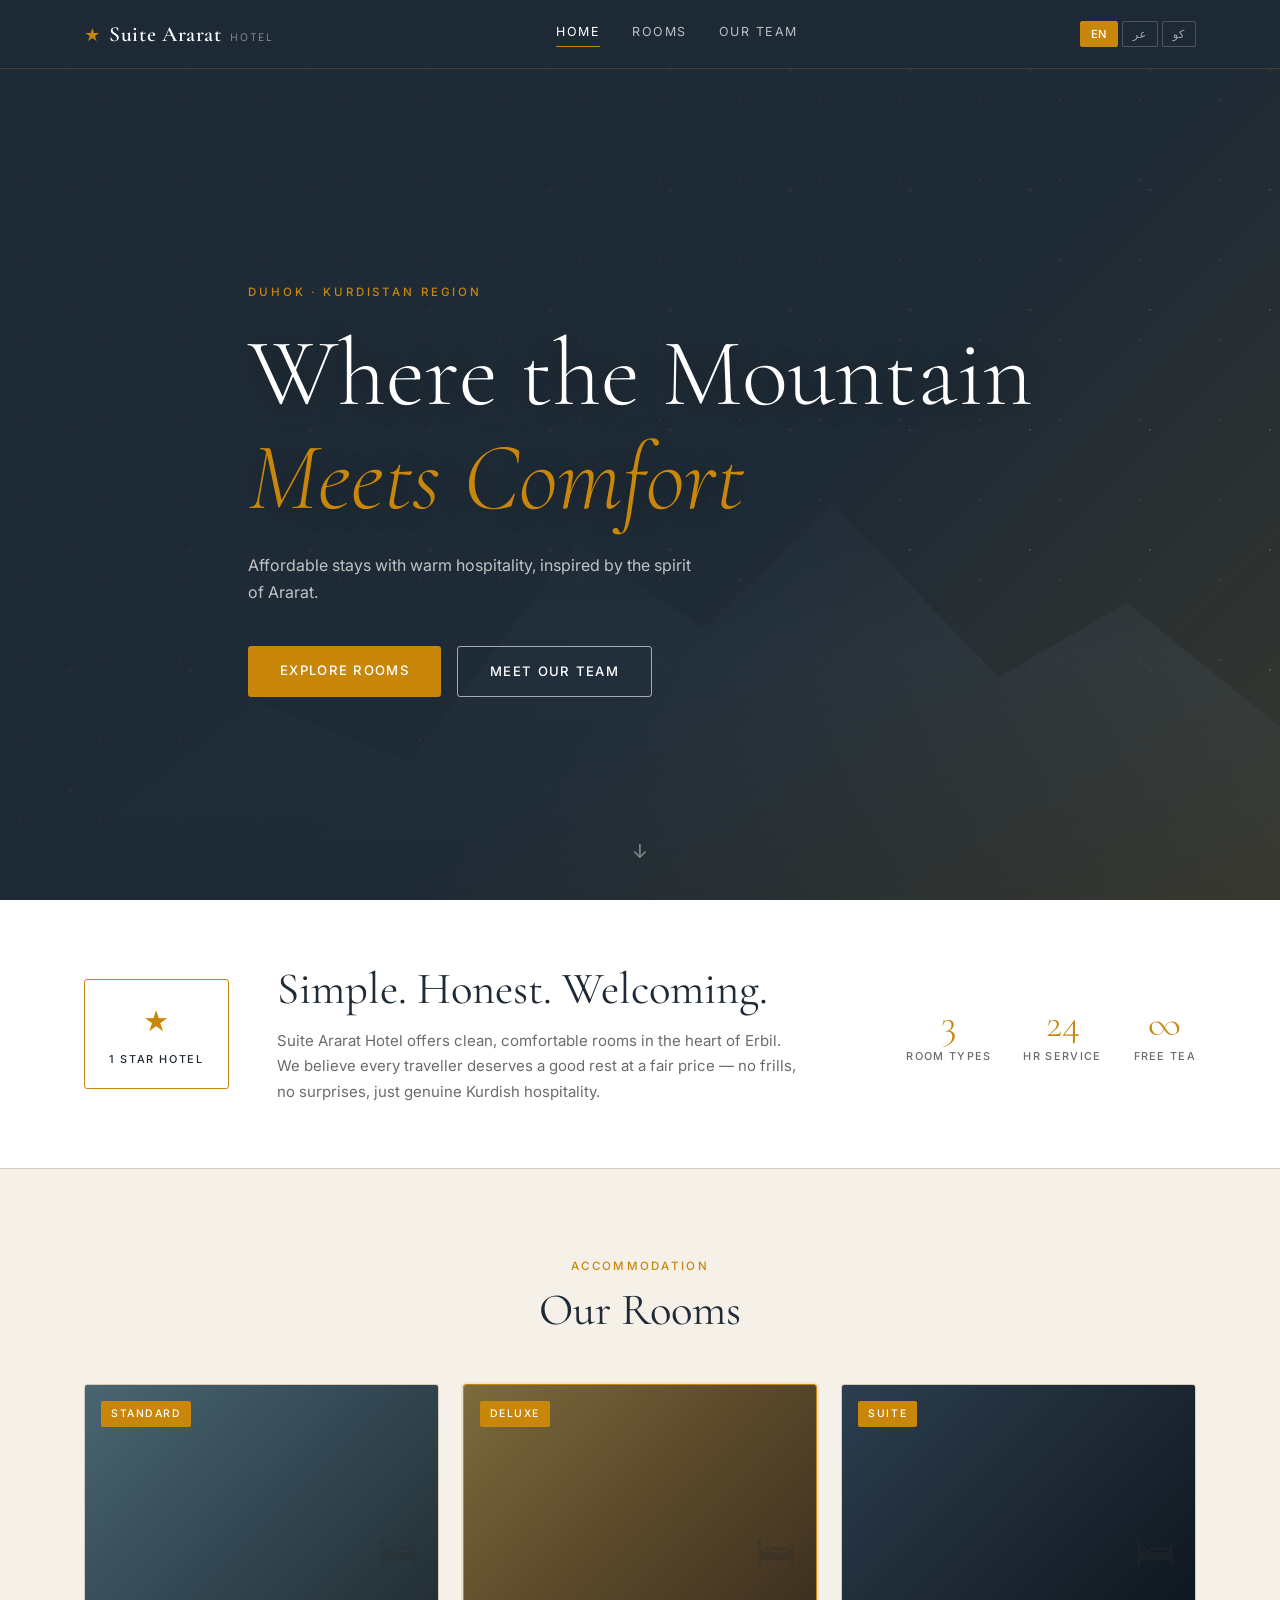
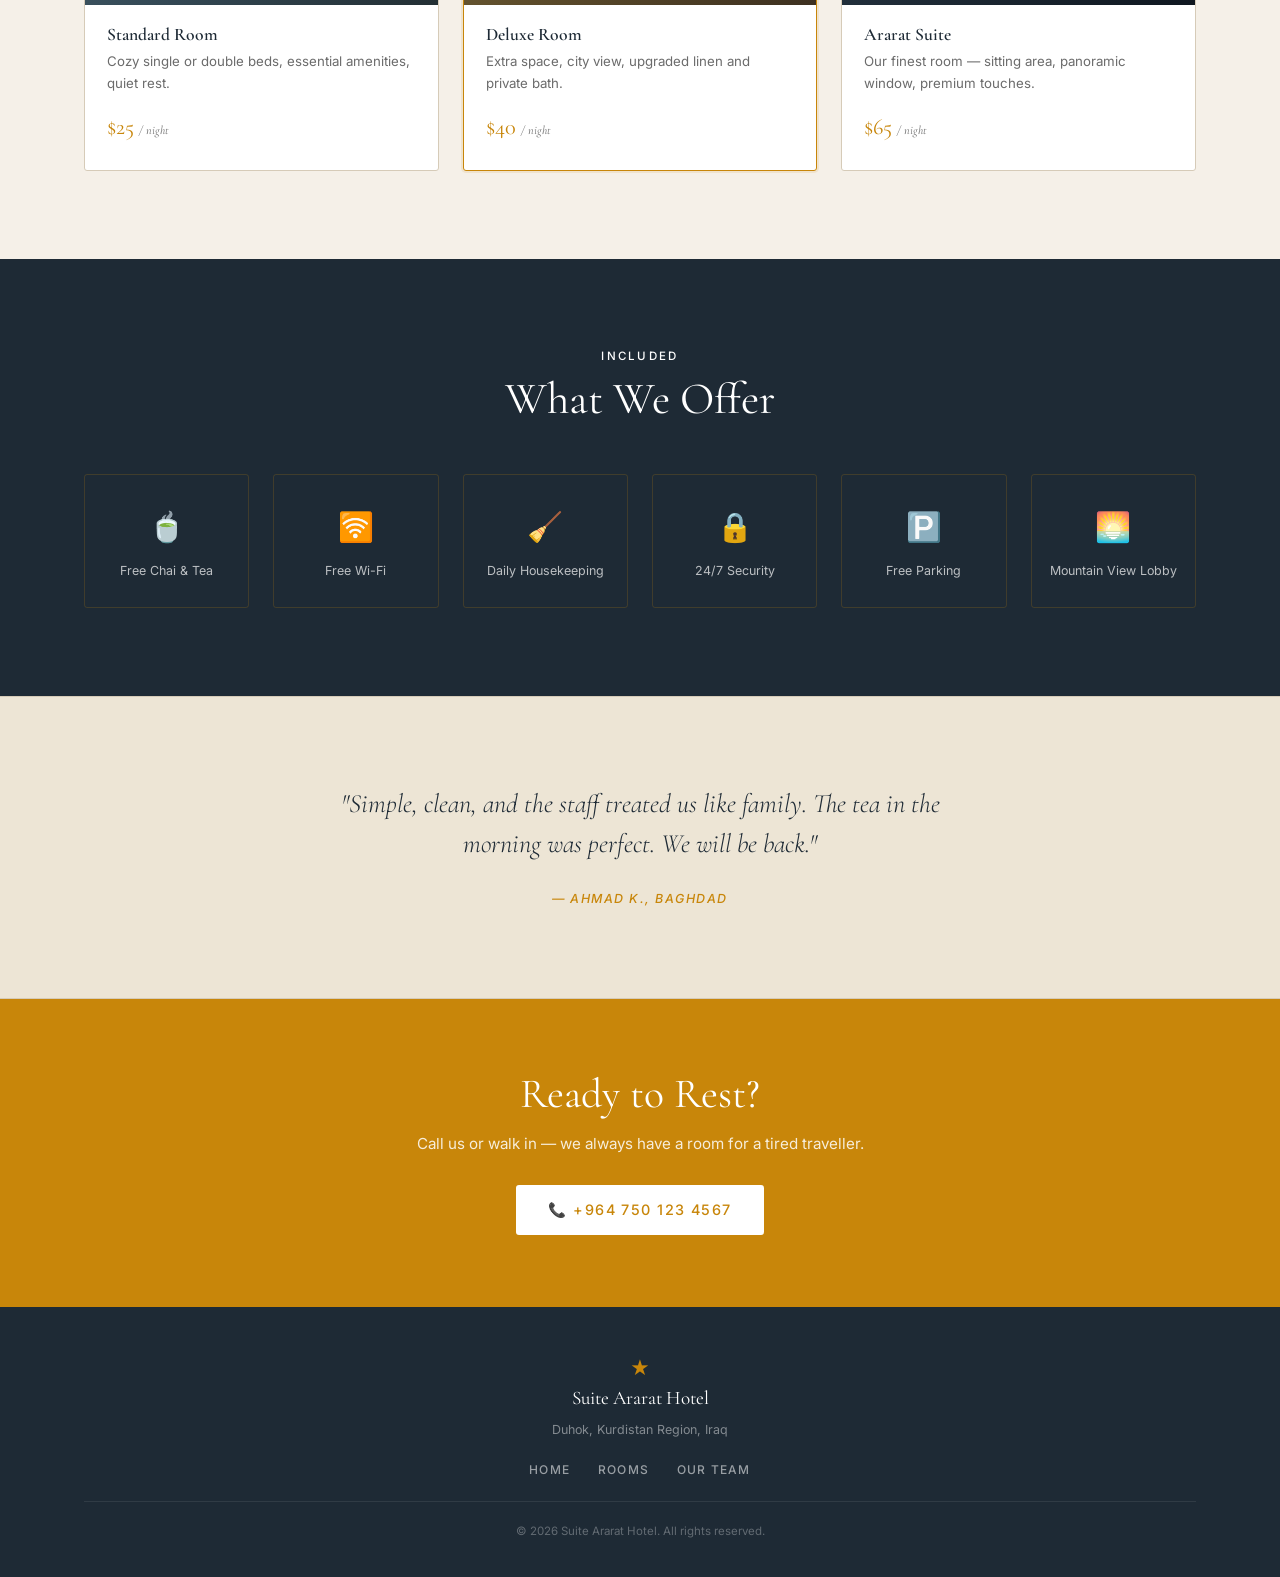
<file: index.html>
<!DOCTYPE html>
<html lang="en" dir="ltr">
<head>
  <meta charset="UTF-8" />
  <meta name="viewport" content="width=device-width, initial-scale=1.0"/>
  <title>Suite Ararat Hotel</title>
  <link rel="stylesheet" href="style.css" />
  <link rel="preconnect" href="https://fonts.googleapis.com">
  <link href="https://fonts.googleapis.com/css2?family=Cormorant+Garamond:ital,wght@0,300;0,400;0,600;1,300&family=Inter:wght@300;400;500&display=swap" rel="stylesheet">
</head>
<body>

<!-- ── HEADER ── -->
<header class="site-header">
  <div class="header-inner">
    <a href="index.html" class="logo">
      <span class="logo-star">★</span>
      <span class="logo-text">Suite Ararat</span>
      <span class="logo-sub" data-key="hotel">Hotel</span>
    </a>

    <nav class="main-nav">
      <a href="index.html" class="nav-link active" data-key="nav_home">Home</a>
      <a href="rooms.html" class="nav-link" data-key="nav_rooms">Rooms</a>
      <a href="staff.html" class="nav-link" data-key="nav_staff">Our Team</a>
    </nav>

    <div class="lang-switcher">
      <button class="lang-btn active" onclick="setLang('en')">EN</button>
      <button class="lang-btn" onclick="setLang('ar')">عر</button>
      <button class="lang-btn" onclick="setLang('ku')">کو</button>
    </div>
  </div>
</header>

<!-- ── HERO ── -->
<section class="hero">
  <div class="hero-overlay"></div>
  <div class="mountain-silhouette"></div>
  <div class="hero-content">
    <p class="hero-eyebrow" data-key="hero_eyebrow">Erbil · Kurdistan Region</p>
    <h1 class="hero-title" data-key="hero_title">Where the Mountain<br><em>Meets Comfort</em></h1>
    <p class="hero-sub" data-key="hero_sub">Affordable stays with warm hospitality, inspired by the spirit of Ararat.</p>
    <div class="hero-cta">
      <a href="rooms.html" class="btn-primary" data-key="cta_rooms">Explore Rooms</a>
      <a href="staff.html" class="btn-ghost" data-key="cta_team">Meet Our Team</a>
    </div>
  </div>
  <div class="hero-scroll-hint">↓</div>
</section>

<!-- ── ABOUT STRIP ── -->
<section class="about-strip">
  <div class="container">
    <div class="about-grid">
      <div class="about-badge">
        <span class="badge-star">★</span>
        <span class="badge-label" data-key="badge_1star">1 Star Hotel</span>
      </div>
      <div class="about-text">
        <h2 data-key="about_title">Simple. Honest. Welcoming.</h2>
        <p data-key="about_body">Suite Ararat Hotel offers clean, comfortable rooms in the heart of Erbil. We believe every traveller deserves a good rest at a fair price — no frills, no surprises, just genuine Kurdish hospitality.</p>
      </div>
      <div class="about-stats">
        <div class="stat">
          <span class="stat-num">3</span>
          <span class="stat-label" data-key="stat_rooms">Room Types</span>
        </div>
        <div class="stat">
          <span class="stat-num">24</span>
          <span class="stat-label" data-key="stat_service">Hr Service</span>
        </div>
        <div class="stat">
          <span class="stat-num">∞</span>
          <span class="stat-label" data-key="stat_tea">Free Tea</span>
        </div>
      </div>
    </div>
  </div>
</section>

<!-- ── ROOMS PREVIEW ── -->
<section class="rooms-preview">
  <div class="container">
    <div class="section-head">
      <span class="eyebrow" data-key="rooms_eyebrow">Accommodation</span>
      <h2 data-key="rooms_title">Our Rooms</h2>
    </div>
    <div class="room-cards">
      <a href="rooms.html#standard" class="room-card">
        <div class="room-img standard-img">
          <span class="room-tag" data-key="tag_standard">Standard</span>
        </div>
        <div class="room-info">
          <h3 data-key="room_standard">Standard Room</h3>
          <p data-key="room_standard_desc">Cozy single or double beds, essential amenities, quiet rest.</p>
          <span class="room-price">$25 <em data-key="per_night">/ night</em></span>
        </div>
      </a>
      <a href="rooms.html#deluxe" class="room-card featured">
        <div class="room-img deluxe-img">
          <span class="room-tag" data-key="tag_deluxe">Deluxe</span>
        </div>
        <div class="room-info">
          <h3 data-key="room_deluxe">Deluxe Room</h3>
          <p data-key="room_deluxe_desc">Extra space, city view, upgraded linen and private bath.</p>
          <span class="room-price">$40 <em data-key="per_night2">/ night</em></span>
        </div>
      </a>
      <a href="rooms.html#suite" class="room-card">
        <div class="room-img suite-img">
          <span class="room-tag" data-key="tag_suite">Suite</span>
        </div>
        <div class="room-info">
          <h3 data-key="room_suite">Ararat Suite</h3>
          <p data-key="room_suite_desc">Our finest room — sitting area, panoramic window, premium touches.</p>
          <span class="room-price">$65 <em data-key="per_night3">/ night</em></span>
        </div>
      </a>
    </div>
  </div>
</section>

<!-- ── AMENITIES ── -->
<section class="amenities">
  <div class="container">
    <div class="section-head">
      <span class="eyebrow" data-key="amenities_eyebrow">Included</span>
      <h2 data-key="amenities_title">What We Offer</h2>
    </div>
    <div class="amenity-list">
      <div class="amenity-item">
        <span class="amenity-icon">🍵</span>
        <p data-key="amenity_tea">Free Chai & Tea</p>
      </div>
      <div class="amenity-item">
        <span class="amenity-icon">🛜</span>
        <p data-key="amenity_wifi">Free Wi-Fi</p>
      </div>
      <div class="amenity-item">
        <span class="amenity-icon">🧹</span>
        <p data-key="amenity_clean">Daily Housekeeping</p>
      </div>
      <div class="amenity-item">
        <span class="amenity-icon">🔒</span>
        <p data-key="amenity_safe">24/7 Security</p>
      </div>
      <div class="amenity-item">
        <span class="amenity-icon">🅿️</span>
        <p data-key="amenity_park">Free Parking</p>
      </div>
      <div class="amenity-item">
        <span class="amenity-icon">🌅</span>
        <p data-key="amenity_view">Mountain View Lobby</p>
      </div>
    </div>
  </div>
</section>

<!-- ── TESTIMONIAL ── -->
<section class="testimonial-section">
  <div class="container">
    <blockquote class="testimonial">
      <p data-key="testimonial_text">"Simple, clean, and the staff treated us like family. The tea in the morning was perfect. We will be back."</p>
      <cite data-key="testimonial_author">— Ahmad K., Baghdad</cite>
    </blockquote>
  </div>
</section>

<!-- ── CTA BAND ── -->
<section class="cta-band">
  <div class="container">
    <h2 data-key="cta_title">Ready to Rest?</h2>
    <p data-key="cta_body">Call us or walk in — we always have a room for a tired traveller.</p>
    <a href="tel:+9647501234567" class="btn-primary" data-key="cta_call">📞 +964 750 123 4567</a>
  </div>
</section>

<!-- ── FOOTER ── -->
<footer class="site-footer">
  <div class="container footer-inner">
    <div class="footer-brand">
      <span class="logo-star">★</span>
      <span class="footer-name">Suite Ararat Hotel</span>
      <p class="footer-address" data-key="footer_address">Erbil, Kurdistan Region, Iraq</p>
    </div>
    <div class="footer-links">
      <a href="index.html" data-key="nav_home">Home</a>
      <a href="rooms.html" data-key="nav_rooms">Rooms</a>
      <a href="staff.html" data-key="nav_staff">Our Team</a>
    </div>
    <p class="footer-copy">© 2026 Suite Ararat Hotel. <span data-key="footer_rights">All rights reserved.</span></p>
  </div>
</footer>

<script src="lang.js"></script>
</body>
</html>
</file>
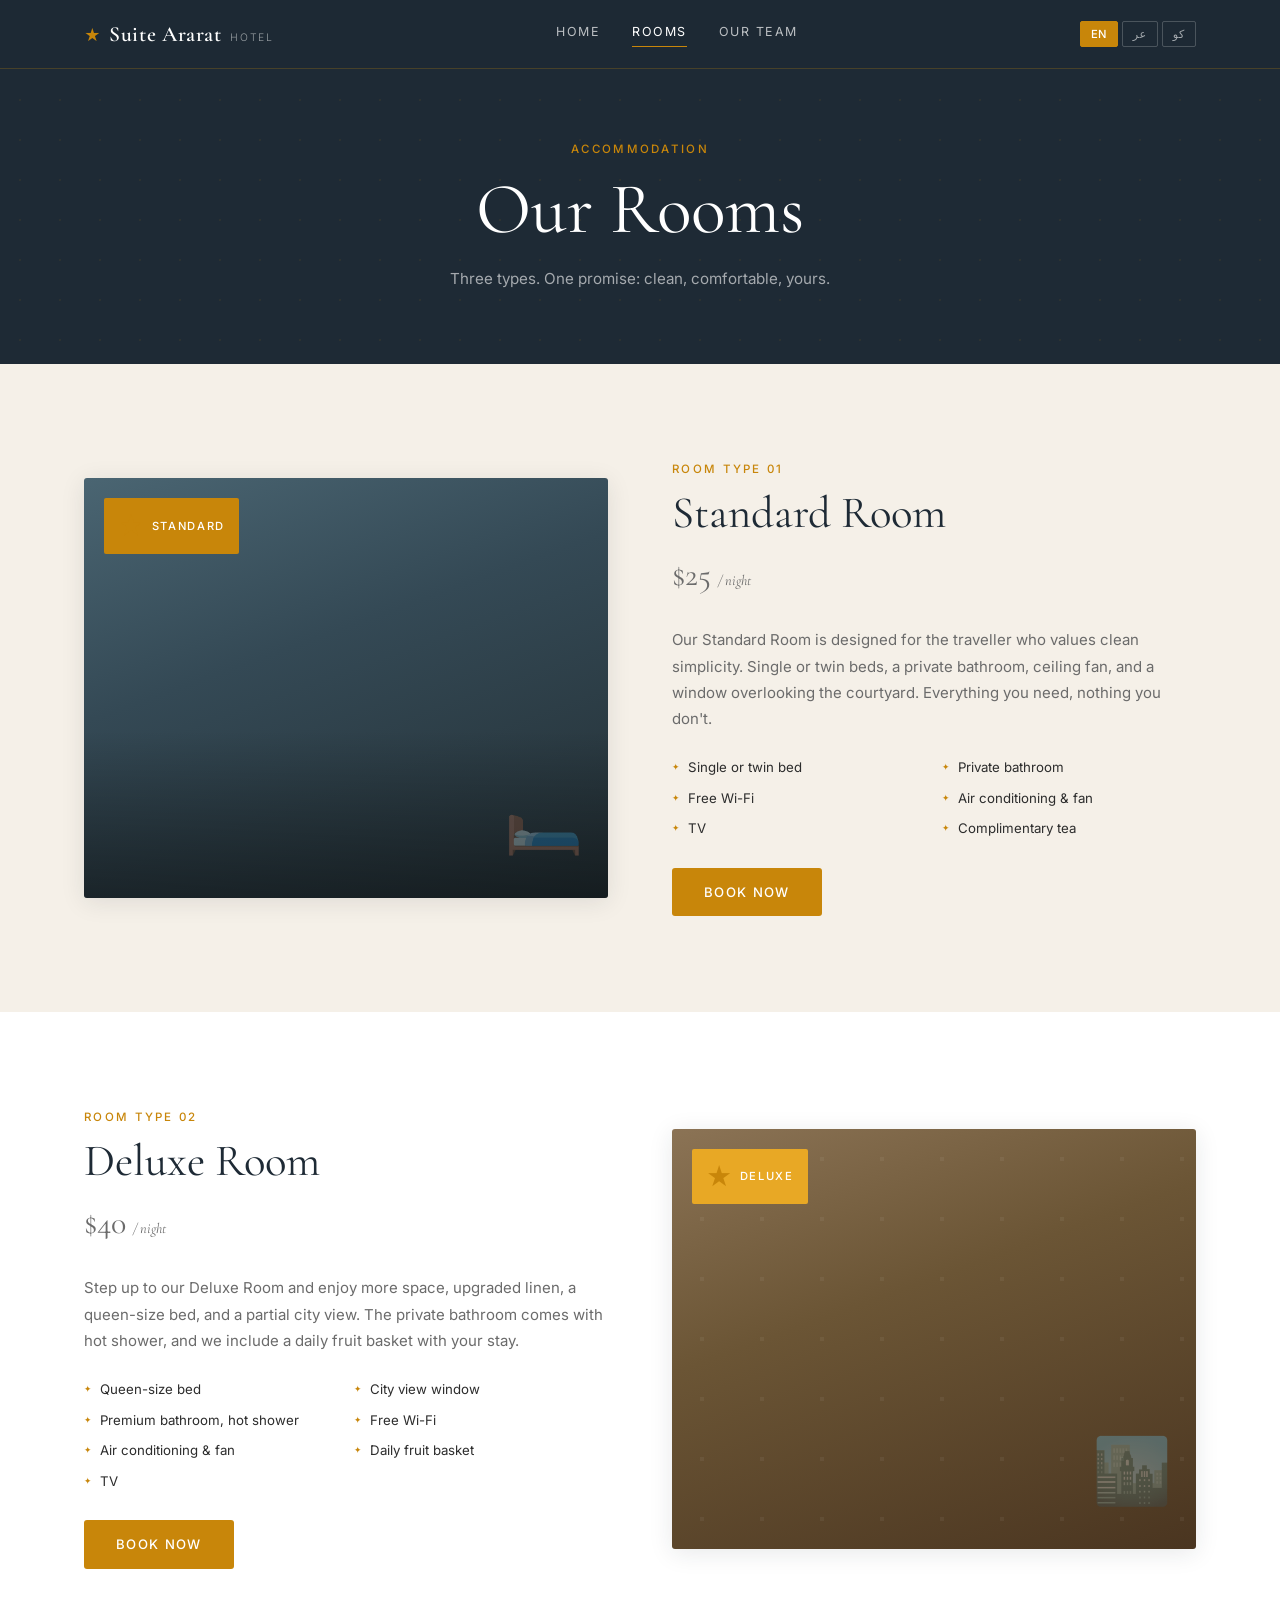
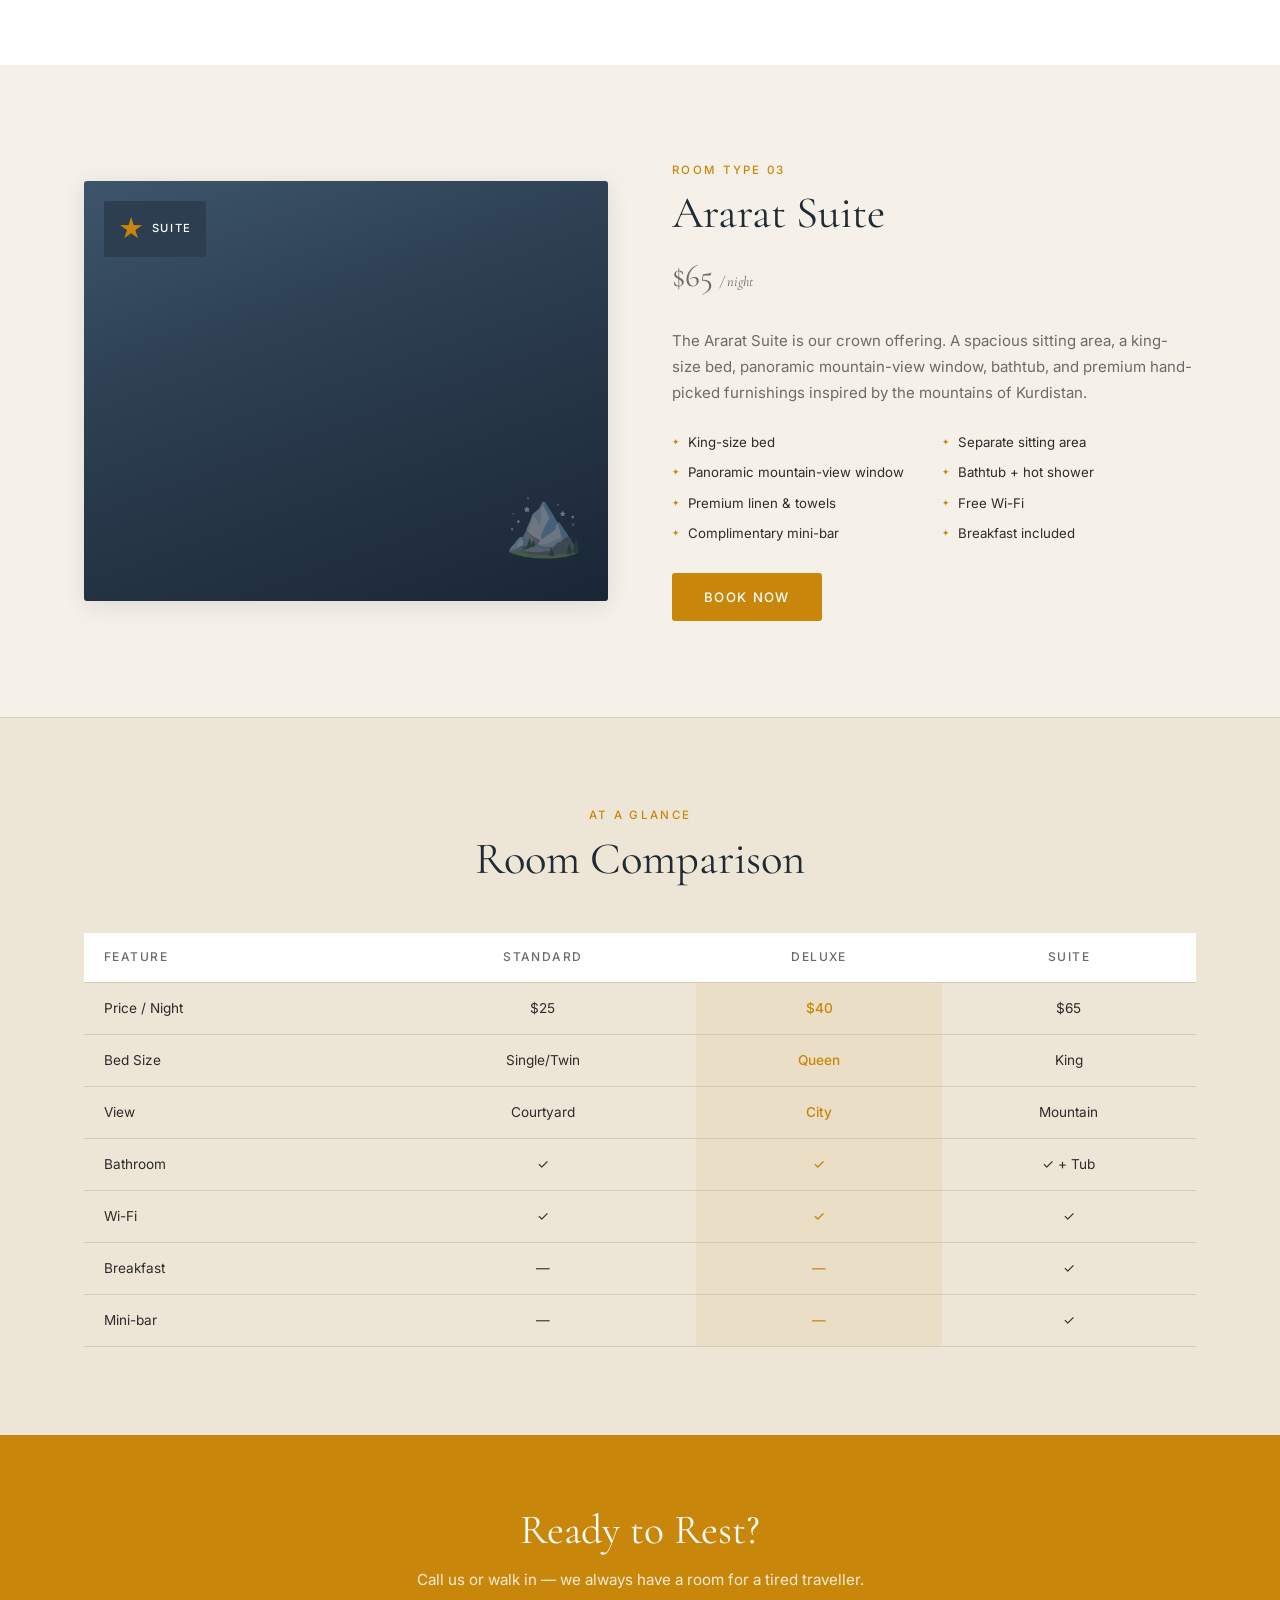
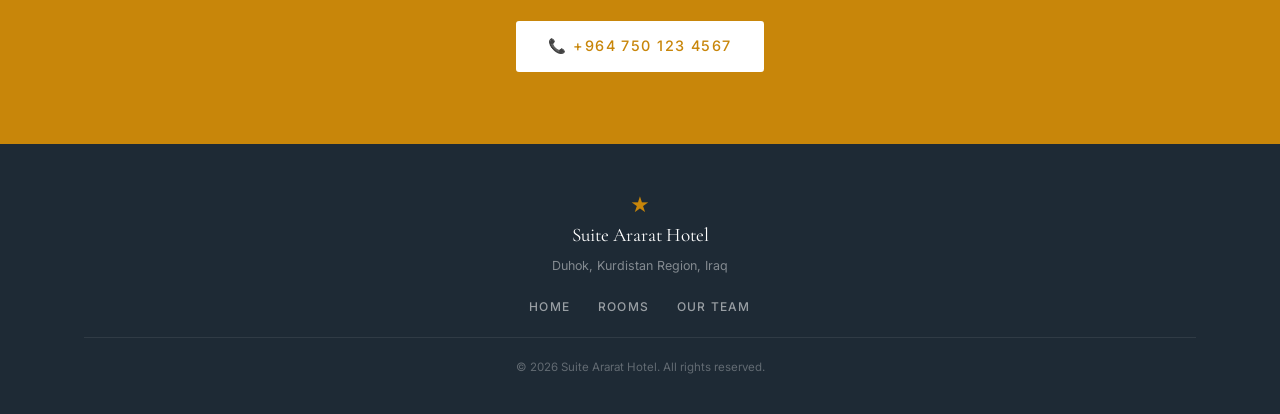
<file: rooms.html>
<!DOCTYPE html>
<html lang="en" dir="ltr">
<head>
  <meta charset="UTF-8" />
  <meta name="viewport" content="width=device-width, initial-scale=1.0"/>
  <title>Rooms – Suite Ararat Hotel</title>
  <link rel="stylesheet" href="style.css" />
  <link rel="preconnect" href="https://fonts.googleapis.com">
  <link href="https://fonts.googleapis.com/css2?family=Cormorant+Garamond:ital,wght@0,300;0,400;0,600;1,300&family=Inter:wght@300;400;500&display=swap" rel="stylesheet">
</head>
<body>

<header class="site-header">
  <div class="header-inner">
    <a href="index.html" class="logo">
      <span class="logo-star">★</span>
      <span class="logo-text">Suite Ararat</span>
      <span class="logo-sub" data-key="hotel">Hotel</span>
    </a>
    <nav class="main-nav">
      <a href="index.html" class="nav-link" data-key="nav_home">Home</a>
      <a href="rooms.html" class="nav-link active" data-key="nav_rooms">Rooms</a>
      <a href="staff.html" class="nav-link" data-key="nav_staff">Our Team</a>
    </nav>
    <div class="lang-switcher">
      <button class="lang-btn active" onclick="setLang('en')">EN</button>
      <button class="lang-btn" onclick="setLang('ar')">عر</button>
      <button class="lang-btn" onclick="setLang('ku')">کو</button>
    </div>
  </div>
</header>

<!-- PAGE HERO -->
<section class="page-hero">
  <div class="page-hero-content">
    <span class="eyebrow" data-key="rooms_eyebrow">Accommodation</span>
    <h1 data-key="rooms_page_title">Our Rooms</h1>
    <p data-key="rooms_page_sub">Three types. One promise: clean, comfortable, yours.</p>
  </div>
</section>

<!-- ROOM 1: STANDARD -->
<section class="room-detail" id="standard">
  <div class="container">
    <div class="room-detail-grid">
      <div class="room-detail-visual standard-detail-img">
        <div class="room-detail-badge">
          <span class="badge-star">★</span>
          <span data-key="tag_standard">Standard</span>
        </div>
      </div>
      <div class="room-detail-info">
        <span class="eyebrow" data-key="room_type_label">Room Type 01</span>
        <h2 data-key="room_standard">Standard Room</h2>
        <p class="room-detail-price">$25 <em data-key="per_night">/ night</em></p>
        <p data-key="room_standard_long">Our Standard Room is designed for the traveller who values clean simplicity. Single or twin beds, a private bathroom, ceiling fan, and a window overlooking the courtyard. Everything you need, nothing you don't.</p>
        <ul class="room-features">
          <li data-key="feat_bed_single">Single or twin bed</li>
          <li data-key="feat_bath">Private bathroom</li>
          <li data-key="feat_wifi">Free Wi-Fi</li>
          <li data-key="feat_ac">Air conditioning & fan</li>
          <li data-key="feat_tv">TV</li>
          <li data-key="feat_tea">Complimentary tea</li>
        </ul>
        <a href="tel:+9647501234567" class="btn-primary" data-key="book_now">Book Now</a>
      </div>
    </div>
  </div>
</section>

<!-- ROOM 2: DELUXE -->
<section class="room-detail alt-row" id="deluxe">
  <div class="container">
    <div class="room-detail-grid reverse">
      <div class="room-detail-visual deluxe-detail-img">
        <div class="room-detail-badge gold">
          <span class="badge-star">★</span>
          <span data-key="tag_deluxe">Deluxe</span>
        </div>
      </div>
      <div class="room-detail-info">
        <span class="eyebrow" data-key="room_type_label2">Room Type 02</span>
        <h2 data-key="room_deluxe">Deluxe Room</h2>
        <p class="room-detail-price">$40 <em data-key="per_night2">/ night</em></p>
        <p data-key="room_deluxe_long">Step up to our Deluxe Room and enjoy more space, upgraded linen, a queen-size bed, and a partial city view. The private bathroom comes with hot shower, and we include a daily fruit basket with your stay.</p>
        <ul class="room-features">
          <li data-key="feat_queen">Queen-size bed</li>
          <li data-key="feat_city_view">City view window</li>
          <li data-key="feat_premium_bath">Premium bathroom, hot shower</li>
          <li data-key="feat_wifi">Free Wi-Fi</li>
          <li data-key="feat_ac">Air conditioning</li>
          <li data-key="feat_fruit">Daily fruit basket</li>
          <li data-key="feat_tv">TV</li>
        </ul>
        <a href="tel:+9647501234567" class="btn-primary" data-key="book_now">Book Now</a>
      </div>
    </div>
  </div>
</section>

<!-- ROOM 3: SUITE -->
<section class="room-detail" id="suite">
  <div class="container">
    <div class="room-detail-grid">
      <div class="room-detail-visual suite-detail-img">
        <div class="room-detail-badge dark">
          <span class="badge-star">★</span>
          <span data-key="tag_suite">Suite</span>
        </div>
      </div>
      <div class="room-detail-info">
        <span class="eyebrow" data-key="room_type_label3">Room Type 03</span>
        <h2 data-key="room_suite">Ararat Suite</h2>
        <p class="room-detail-price">$65 <em data-key="per_night3">/ night</em></p>
        <p data-key="room_suite_long">The Ararat Suite is our crown offering. A spacious sitting area, a king-size bed, panoramic mountain-view window, bathtub, and premium hand-picked furnishings inspired by the mountains of Kurdistan. The pinnacle of Suite Ararat hospitality.</p>
        <ul class="room-features">
          <li data-key="feat_king">King-size bed</li>
          <li data-key="feat_sitting">Separate sitting area</li>
          <li data-key="feat_panorama">Panoramic mountain-view window</li>
          <li data-key="feat_bathtub">Bathtub + hot shower</li>
          <li data-key="feat_premium_linen">Premium linen & towels</li>
          <li data-key="feat_wifi">Free Wi-Fi</li>
          <li data-key="feat_minibar">Complimentary mini-bar</li>
          <li data-key="feat_breakfast">Breakfast included</li>
        </ul>
        <a href="tel:+9647501234567" class="btn-primary" data-key="book_now">Book Now</a>
      </div>
    </div>
  </div>
</section>

<!-- COMPARISON TABLE -->
<section class="compare-section">
  <div class="container">
    <div class="section-head">
      <span class="eyebrow" data-key="compare_eyebrow">At a Glance</span>
      <h2 data-key="compare_title">Room Comparison</h2>
    </div>
    <div class="table-wrap">
      <table class="compare-table">
        <thead>
          <tr>
            <th data-key="compare_feature">Feature</th>
            <th data-key="tag_standard">Standard</th>
            <th class="highlight-col" data-key="tag_deluxe">Deluxe</th>
            <th data-key="tag_suite">Suite</th>
          </tr>
        </thead>
        <tbody>
          <tr><td data-key="compare_price">Price / Night</td><td>$25</td><td class="highlight-col">$40</td><td>$65</td></tr>
          <tr><td data-key="compare_bed">Bed Size</td><td data-key="single_twin">Single/Twin</td><td class="highlight-col" data-key="queen">Queen</td><td data-key="king">King</td></tr>
          <tr><td data-key="compare_view">View</td><td data-key="courtyard">Courtyard</td><td class="highlight-col" data-key="city">City</td><td data-key="mountain">Mountain</td></tr>
          <tr><td data-key="compare_bath">Bathroom</td><td>✓</td><td class="highlight-col">✓</td><td>✓ + Tub</td></tr>
          <tr><td data-key="compare_wifi">Wi-Fi</td><td>✓</td><td class="highlight-col">✓</td><td>✓</td></tr>
          <tr><td data-key="compare_breakfast">Breakfast</td><td>—</td><td class="highlight-col">—</td><td>✓</td></tr>
          <tr><td data-key="compare_minibar">Mini-bar</td><td>—</td><td class="highlight-col">—</td><td>✓</td></tr>
        </tbody>
      </table>
    </div>
  </div>
</section>

<section class="cta-band">
  <div class="container">
    <h2 data-key="cta_title">Ready to Rest?</h2>
    <p data-key="cta_body">Call us or walk in — we always have a room for a tired traveller.</p>
    <a href="tel:+9647501234567" class="btn-primary" data-key="cta_call">📞 +964 750 123 4567</a>
  </div>
</section>

<footer class="site-footer">
  <div class="container footer-inner">
    <div class="footer-brand">
      <span class="logo-star">★</span>
      <span class="footer-name">Suite Ararat Hotel</span>
      <p class="footer-address" data-key="footer_address">Erbil, Kurdistan Region, Iraq</p>
    </div>
    <div class="footer-links">
      <a href="index.html" data-key="nav_home">Home</a>
      <a href="rooms.html" data-key="nav_rooms">Rooms</a>
      <a href="staff.html" data-key="nav_staff">Our Team</a>
    </div>
    <p class="footer-copy">© 2026 Suite Ararat Hotel. <span data-key="footer_rights">All rights reserved.</span></p>
  </div>
</footer>

<script src="lang.js"></script>
</body>
</html>
</file>
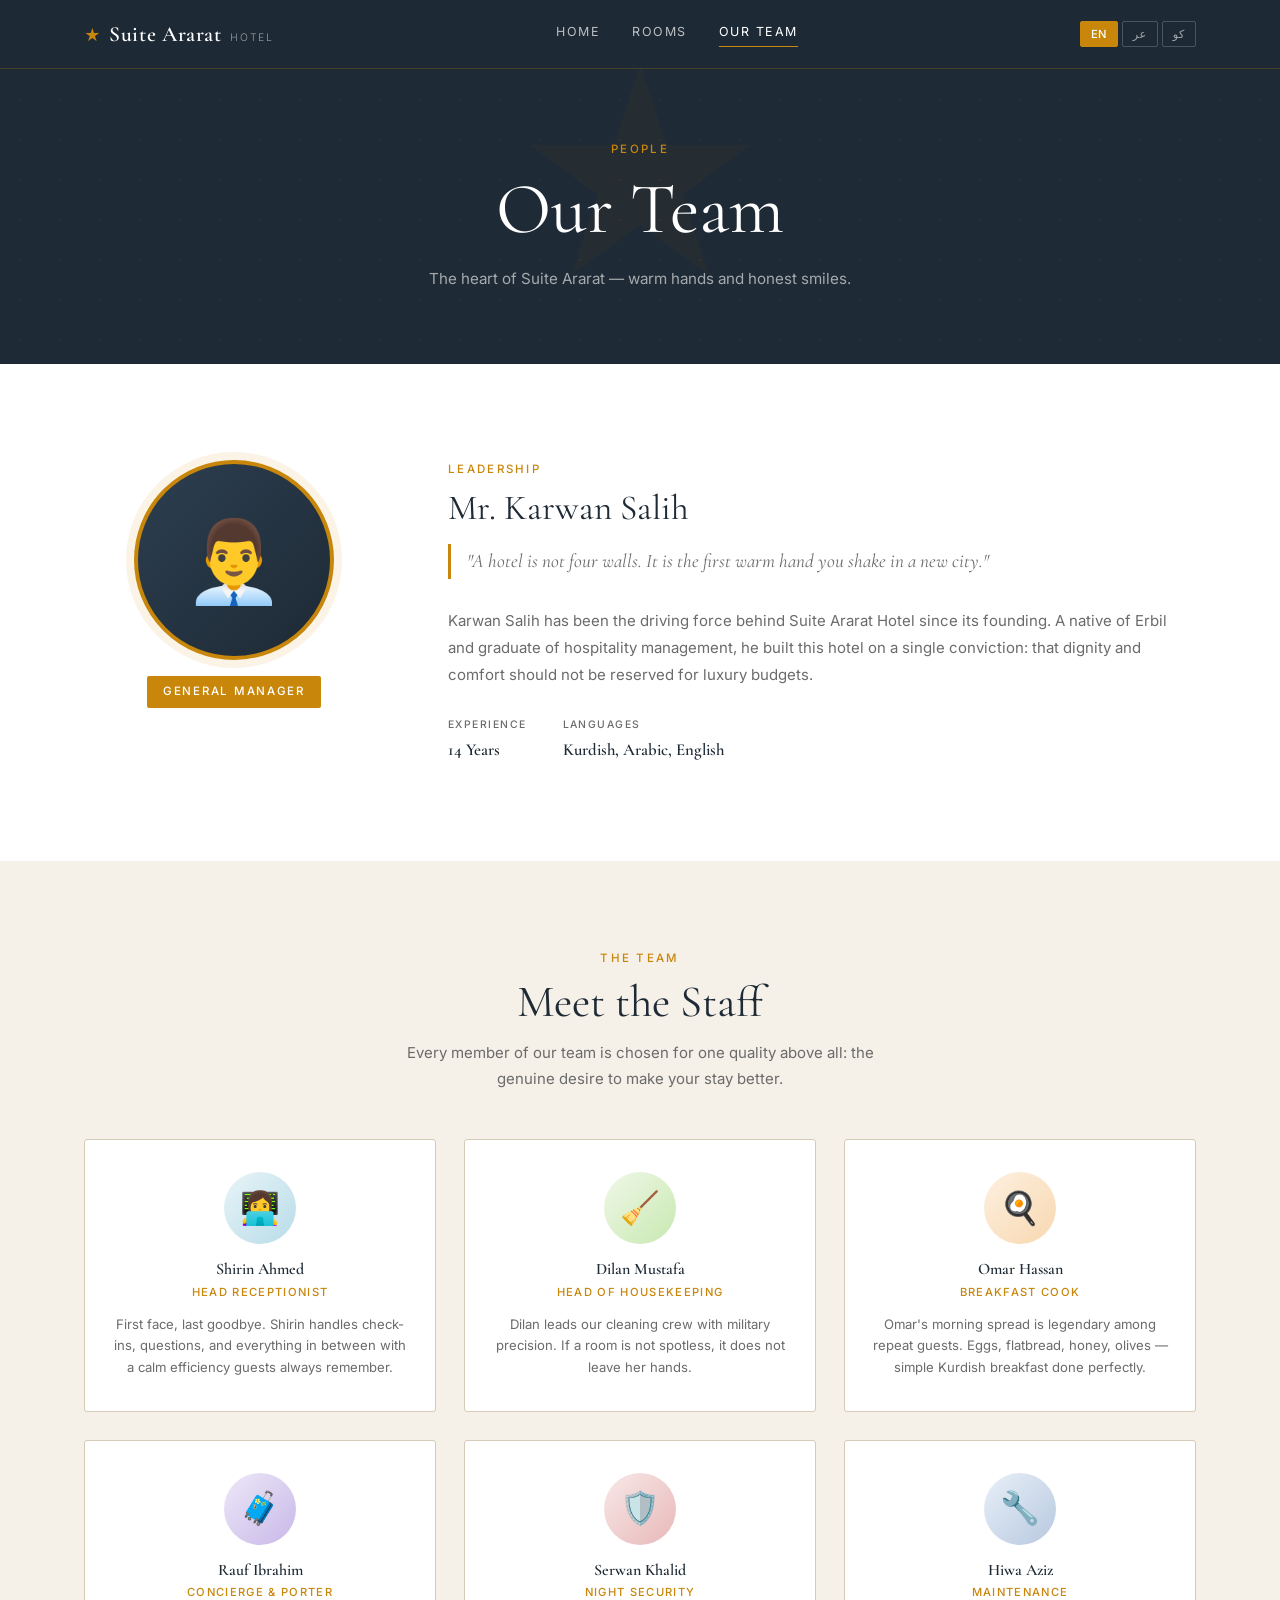
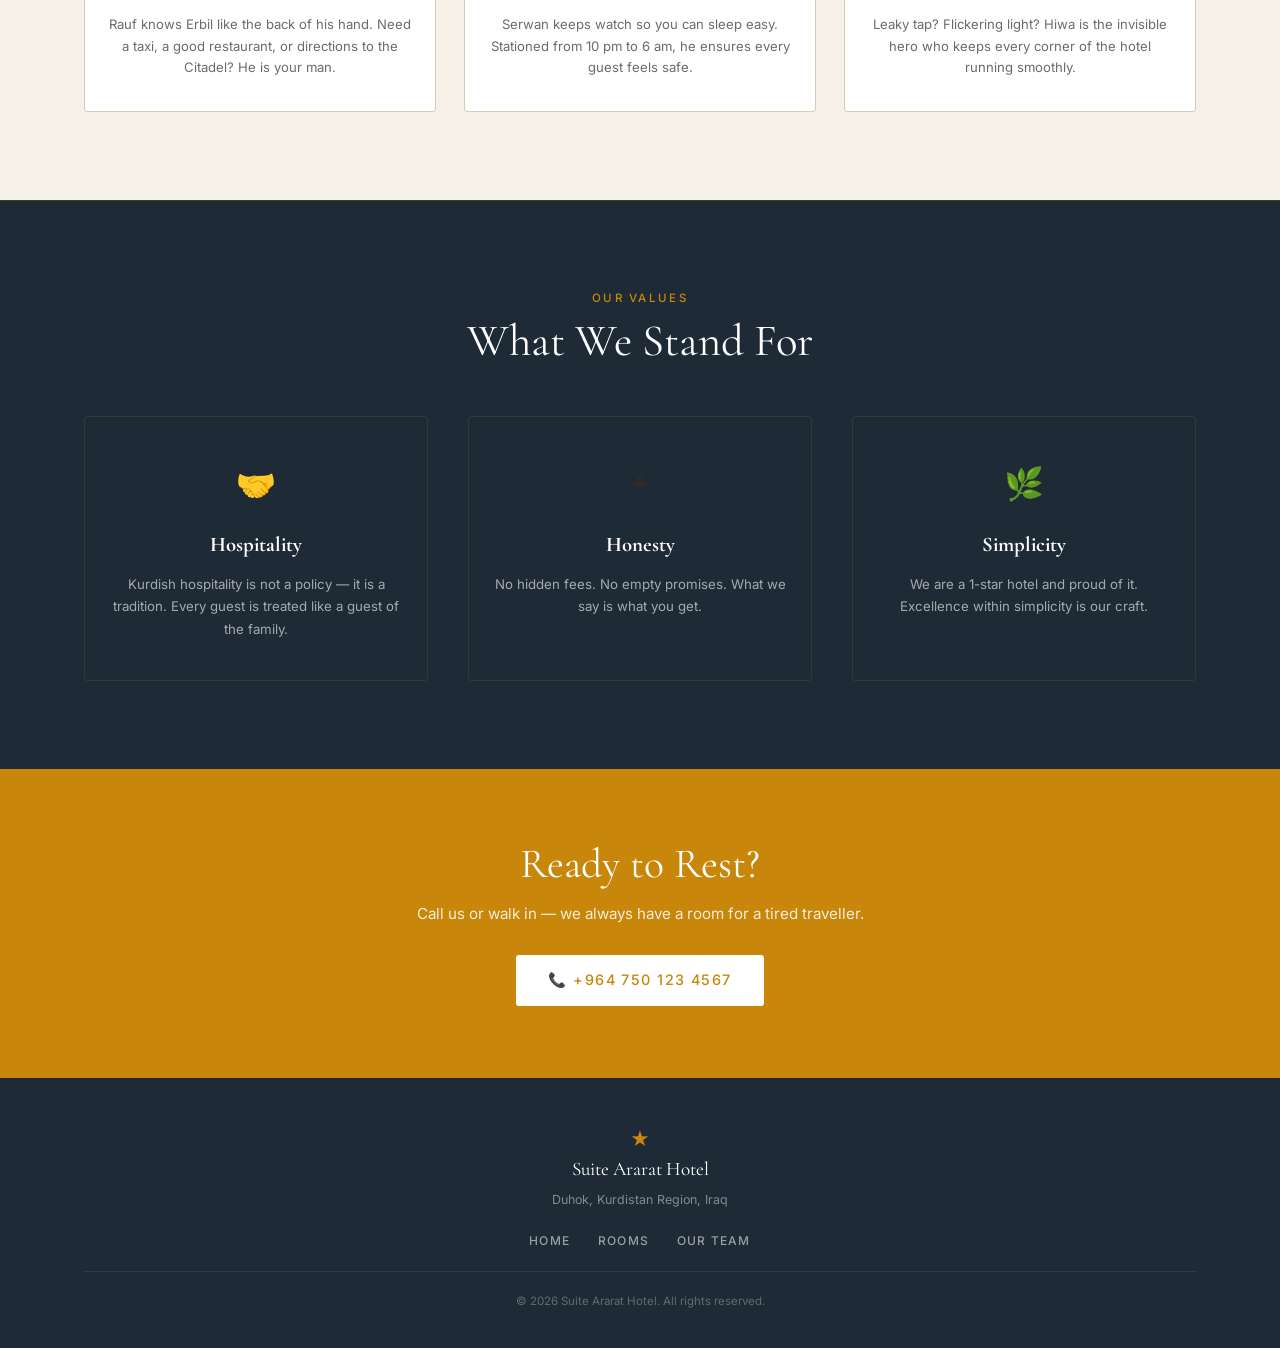
<file: staff.html>
<!DOCTYPE html>
<html lang="en" dir="ltr">
<head>
  <meta charset="UTF-8" />
  <meta name="viewport" content="width=device-width, initial-scale=1.0"/>
  <title>Our Team – Suite Ararat Hotel</title>
  <link rel="stylesheet" href="style.css" />
  <link rel="preconnect" href="https://fonts.googleapis.com">
  <link href="https://fonts.googleapis.com/css2?family=Cormorant+Garamond:ital,wght@0,300;0,400;0,600;1,300&family=Inter:wght@300;400;500&display=swap" rel="stylesheet">
</head>
<body>

<header class="site-header">
  <div class="header-inner">
    <a href="index.html" class="logo">
      <span class="logo-star">★</span>
      <span class="logo-text">Suite Ararat</span>
      <span class="logo-sub" data-key="hotel">Hotel</span>
    </a>
    <nav class="main-nav">
      <a href="index.html" class="nav-link" data-key="nav_home">Home</a>
      <a href="rooms.html" class="nav-link" data-key="nav_rooms">Rooms</a>
      <a href="staff.html" class="nav-link active" data-key="nav_staff">Our Team</a>
    </nav>
    <div class="lang-switcher">
      <button class="lang-btn active" onclick="setLang('en')">EN</button>
      <button class="lang-btn" onclick="setLang('ar')">عر</button>
      <button class="lang-btn" onclick="setLang('ku')">کو</button>
    </div>
  </div>
</header>

<!-- PAGE HERO -->
<section class="page-hero staff-hero">
  <div class="page-hero-content">
    <span class="eyebrow" data-key="team_eyebrow">People</span>
    <h1 data-key="team_page_title">Our Team</h1>
    <p data-key="team_page_sub">The heart of Suite Ararat — warm hands and honest smiles.</p>
  </div>
</section>

<!-- MANAGER SPOTLIGHT -->
<section class="manager-section">
  <div class="container">
    <div class="manager-grid">
      <div class="manager-photo">
        <div class="manager-avatar">
          <span class="avatar-icon">👨‍💼</span>
        </div>
        <div class="manager-badge" data-key="manager_badge">General Manager</div>
      </div>
      <div class="manager-info">
        <span class="eyebrow" data-key="manager_eyebrow">Leadership</span>
        <h2 data-key="manager_name">Mr. Karwan Salih</h2>
        <p class="manager-quote" data-key="manager_quote">"A hotel is not four walls. It is the first warm hand you shake in a new city."</p>
        <p data-key="manager_bio">Karwan Salih has been the driving force behind Suite Ararat Hotel since its founding. A native of Erbil and graduate of hospitality management, he built this hotel on a single conviction: that dignity and comfort should not be reserved for luxury budgets. He personally trains every staff member and greets guests at the door on his best days.</p>
        <div class="manager-meta">
          <div class="meta-item">
            <span class="meta-label" data-key="meta_exp">Experience</span>
            <span class="meta-val">14 <span data-key="meta_years">Years</span></span>
          </div>
          <div class="meta-item">
            <span class="meta-label" data-key="meta_lang">Languages</span>
            <span class="meta-val" data-key="meta_langs_val">Kurdish, Arabic, English</span>
          </div>
        </div>
      </div>
    </div>
  </div>
</section>

<!-- STAFF GRID -->
<section class="staff-section">
  <div class="container">
    <div class="section-head">
      <span class="eyebrow" data-key="staff_eyebrow">The Team</span>
      <h2 data-key="staff_title">Meet the Staff</h2>
      <p class="section-intro" data-key="staff_intro">Every member of our team is chosen for one quality above all: the genuine desire to make your stay better.</p>
    </div>

    <div class="staff-grid">

      <div class="staff-card">
        <div class="staff-avatar receptionist">
          <span>👩‍💻</span>
        </div>
        <h3 data-key="staff1_name">Shirin Ahmed</h3>
        <p class="staff-role" data-key="staff1_role">Head Receptionist</p>
        <p class="staff-bio" data-key="staff1_bio">First face, last goodbye. Shirin handles check-ins, questions, and everything in between with a calm efficiency guests always remember.</p>
      </div>

      <div class="staff-card">
        <div class="staff-avatar housekeeper">
          <span>🧹</span>
        </div>
        <h3 data-key="staff2_name">Dilan Mustafa</h3>
        <p class="staff-role" data-key="staff2_role">Head of Housekeeping</p>
        <p class="staff-bio" data-key="staff2_bio">Dilan leads our cleaning crew with military precision. If a room is not spotless, it does not leave her hands. Her standard is the hotel's standard.</p>
      </div>

      <div class="staff-card">
        <div class="staff-avatar cook">
          <span>🍳</span>
        </div>
        <h3 data-key="staff3_name">Omar Hassan</h3>
        <p class="staff-role" data-key="staff3_role">Breakfast Cook</p>
        <p class="staff-bio" data-key="staff3_bio">Omar's morning spread is legendary among repeat guests. Eggs, flatbread, honey, olives — simple Kurdish breakfast done perfectly every morning.</p>
      </div>

      <div class="staff-card">
        <div class="staff-avatar porter">
          <span>🧳</span>
        </div>
        <h3 data-key="staff4_name">Rauf Ibrahim</h3>
        <p class="staff-role" data-key="staff4_role">Concierge & Porter</p>
        <p class="staff-bio" data-key="staff4_bio">Rauf knows Erbil like the back of his hand. Need a taxi, a good restaurant, or directions to the Citadel? He is your man, always ready to help.</p>
      </div>

      <div class="staff-card">
        <div class="staff-avatar security">
          <span>🛡️</span>
        </div>
        <h3 data-key="staff5_name">Serwan Khalid</h3>
        <p class="staff-role" data-key="staff5_role">Night Security</p>
        <p class="staff-bio" data-key="staff5_bio">Serwan keeps watch so you can sleep easy. Stationed from 10 pm to 6 am, he ensures every guest feels safe and the premises are secure.</p>
      </div>

      <div class="staff-card">
        <div class="staff-avatar maintenance">
          <span>🔧</span>
        </div>
        <h3 data-key="staff6_name">Hiwa Aziz</h3>
        <p class="staff-role" data-key="staff6_role">Maintenance</p>
        <p class="staff-bio" data-key="staff6_bio">Leaky tap? Flickering light? Hiwa is the invisible hero who keeps every corner of the hotel running smoothly, day and night.</p>
      </div>

    </div>
  </div>
</section>

<!-- VALUES STRIP -->
<section class="values-section">
  <div class="container">
    <div class="section-head">
      <span class="eyebrow" data-key="values_eyebrow">Our Values</span>
      <h2 data-key="values_title">What We Stand For</h2>
    </div>
    <div class="values-grid">
      <div class="value-item">
        <span class="value-icon">🤝</span>
        <h4 data-key="value1_title">Hospitality</h4>
        <p data-key="value1_body">Kurdish hospitality is not a policy — it is a tradition. Every guest is treated like a guest of the family.</p>
      </div>
      <div class="value-item">
        <span class="value-icon">✦</span>
        <h4 data-key="value2_title">Honesty</h4>
        <p data-key="value2_body">No hidden fees. No empty promises. What we say is what you get.</p>
      </div>
      <div class="value-item">
        <span class="value-icon">🌿</span>
        <h4 data-key="value3_title">Simplicity</h4>
        <p data-key="value3_body">We are a 1-star hotel and proud of it. Excellence within simplicity is our craft.</p>
      </div>
    </div>
  </div>
</section>

<section class="cta-band">
  <div class="container">
    <h2 data-key="cta_title">Ready to Rest?</h2>
    <p data-key="cta_body">Call us or walk in — we always have a room for a tired traveller.</p>
    <a href="tel:+9647501234567" class="btn-primary" data-key="cta_call">📞 +964 750 123 4567</a>
  </div>
</section>

<footer class="site-footer">
  <div class="container footer-inner">
    <div class="footer-brand">
      <span class="logo-star">★</span>
      <span class="footer-name">Suite Ararat Hotel</span>
      <p class="footer-address" data-key="footer_address">Erbil, Kurdistan Region, Iraq</p>
    </div>
    <div class="footer-links">
      <a href="index.html" data-key="nav_home">Home</a>
      <a href="rooms.html" data-key="nav_rooms">Rooms</a>
      <a href="staff.html" data-key="nav_staff">Our Team</a>
    </div>
    <p class="footer-copy">© 2026 Suite Ararat Hotel. <span data-key="footer_rights">All rights reserved.</span></p>
  </div>
</footer>

<script src="lang.js"></script>
</body>
</html>
</file>
<file: style.css>
/* ====================================================
   Suite Ararat Hotel — Stylesheet
   Palette: Deep Mountain Slate + Warm Saffron + Ivory
   ==================================================== */

:root {
  --slate: #1e2a35;
  --slate-mid: #2c3e50;
  --saffron: #c8860a;
  --saffron-light: #e8a825;
  --ivory: #f5f0e8;
  --ivory-dark: #ede5d5;
  --white: #ffffff;
  --text: #2c2c2c;
  --text-muted: #6b6b6b;
  --border: #d6cbb8;
  --shadow: 0 4px 24px rgba(30,42,53,0.10);
  --radius: 3px;
  --transition: 0.3s ease;

  --font-display: 'Cormorant Garamond', Georgia, serif;
  --font-body: 'Inter', system-ui, sans-serif;
}

/* ── RESET & BASE ── */
*, *::before, *::after { box-sizing: border-box; margin: 0; padding: 0; }

html { scroll-behavior: smooth; }

body {
  font-family: var(--font-body);
  font-size: 15px;
  line-height: 1.7;
  color: var(--text);
  background: var(--ivory);
}

/* RTL support */
body[dir="rtl"] .room-detail-grid.reverse { direction: ltr; }
body[dir="rtl"] .hero-content { text-align: right; }
body[dir="rtl"] .footer-inner { text-align: right; }
body[dir="rtl"] .main-nav { flex-direction: row-reverse; }

img { max-width: 100%; display: block; }
a { text-decoration: none; color: inherit; }

.container {
  max-width: 1160px;
  margin: 0 auto;
  padding: 0 24px;
}

/* ── TYPOGRAPHY ── */
h1, h2, h3 {
  font-family: var(--font-display);
  font-weight: 400;
  line-height: 1.15;
  color: var(--slate);
}

h1 { font-size: clamp(2.4rem, 6vw, 4.5rem); }
h2 { font-size: clamp(1.8rem, 4vw, 2.8rem); }
h3 { font-size: 1.25rem; font-weight: 600; }

em { font-style: italic; color: var(--saffron); }

.eyebrow {
  display: block;
  font-family: var(--font-body);
  font-size: 0.72rem;
  font-weight: 500;
  letter-spacing: 0.2em;
  text-transform: uppercase;
  color: var(--saffron);
  margin-bottom: 0.5rem;
}

/* ── BUTTONS ── */
.btn-primary {
  display: inline-block;
  background: var(--saffron);
  color: var(--white);
  padding: 13px 32px;
  font-family: var(--font-body);
  font-size: 0.82rem;
  font-weight: 500;
  letter-spacing: 0.1em;
  text-transform: uppercase;
  border-radius: var(--radius);
  transition: background var(--transition), transform var(--transition);
}
.btn-primary:hover { background: var(--saffron-light); transform: translateY(-2px); }

.btn-ghost {
  display: inline-block;
  border: 1.5px solid rgba(255,255,255,0.6);
  color: var(--white);
  padding: 13px 32px;
  font-family: var(--font-body);
  font-size: 0.82rem;
  font-weight: 500;
  letter-spacing: 0.1em;
  text-transform: uppercase;
  border-radius: var(--radius);
  transition: border-color var(--transition), background var(--transition);
}
.btn-ghost:hover { border-color: var(--white); background: rgba(255,255,255,0.1); }

/* ── HEADER ── */
.site-header {
  position: fixed;
  top: 0;
  left: 0;
  right: 0;
  z-index: 100;
  background: rgba(30, 42, 53, 0.96);
  backdrop-filter: blur(10px);
  border-bottom: 1px solid rgba(200,134,10,0.25);
}

.header-inner {
  max-width: 1160px;
  margin: 0 auto;
  padding: 0 24px;
  height: 68px;
  display: flex;
  align-items: center;
  justify-content: space-between;
  gap: 24px;
}

.logo {
  display: flex;
  align-items: baseline;
  gap: 8px;
  flex-shrink: 0;
}
.logo-star {
  color: var(--saffron);
  font-size: 1rem;
  line-height: 1;
}
.logo-text {
  font-family: var(--font-display);
  font-size: 1.35rem;
  font-weight: 600;
  color: var(--white);
  letter-spacing: 0.03em;
}
.logo-sub {
  font-family: var(--font-body);
  font-size: 0.65rem;
  font-weight: 300;
  color: rgba(255,255,255,0.55);
  letter-spacing: 0.18em;
  text-transform: uppercase;
}

.main-nav {
  display: flex;
  gap: 32px;
  flex: 1;
  justify-content: center;
}
.nav-link {
  font-size: 0.78rem;
  font-weight: 400;
  letter-spacing: 0.12em;
  text-transform: uppercase;
  color: rgba(255,255,255,0.7);
  padding-bottom: 3px;
  border-bottom: 1.5px solid transparent;
  transition: color var(--transition), border-color var(--transition);
}
.nav-link:hover, .nav-link.active {
  color: var(--white);
  border-bottom-color: var(--saffron);
}

.lang-switcher {
  display: flex;
  gap: 4px;
  flex-shrink: 0;
}
.lang-btn {
  background: transparent;
  border: 1px solid rgba(255,255,255,0.2);
  color: rgba(255,255,255,0.6);
  padding: 5px 10px;
  font-size: 0.7rem;
  font-weight: 500;
  letter-spacing: 0.05em;
  border-radius: 2px;
  cursor: pointer;
  transition: all var(--transition);
  font-family: var(--font-body);
}
.lang-btn:hover, .lang-btn.active {
  background: var(--saffron);
  border-color: var(--saffron);
  color: var(--white);
}

/* ── HERO ── */
.hero {
  position: relative;
  min-height: 100vh;
  display: flex;
  align-items: center;
  overflow: hidden;
  background: var(--slate);
}

.hero-overlay {
  position: absolute;
  inset: 0;
  background: linear-gradient(
    135deg,
    rgba(30,42,53,0.92) 0%,
    rgba(30,42,53,0.6) 60%,
    rgba(200,134,10,0.15) 100%
  );
  z-index: 1;
}

/* Geometric mountain silhouette as CSS art */
.mountain-silhouette {
  position: absolute;
  bottom: 0;
  left: 0;
  right: 0;
  height: 55%;
  z-index: 0;
  background:
    /* snow cap */
    radial-gradient(ellipse 80px 40px at 55% 0%, rgba(245,240,232,0.12) 0%, transparent 70%),
    /* main mountain */
    linear-gradient(
      to bottom,
      transparent 0%,
      rgba(44,62,80,0.6) 50%,
      rgba(30,42,53,0.9) 100%
    );
  clip-path: polygon(0% 100%, 20% 60%, 32% 72%, 45% 28%, 55% 45%, 65% 20%, 78% 55%, 88% 40%, 100% 65%, 100% 100%);
}

/* Starry night dots */
.hero::before {
  content: '';
  position: absolute;
  inset: 0;
  background-image:
    radial-gradient(circle, rgba(255,255,255,0.5) 1px, transparent 1px),
    radial-gradient(circle, rgba(255,255,255,0.3) 1px, transparent 1px);
  background-size: 120px 120px, 80px 80px;
  background-position: 10px 10px, 60px 60px;
  z-index: 0;
  opacity: 0.4;
}

.hero-content {
  position: relative;
  z-index: 2;
  max-width: 1160px;
  margin: 0 auto;
  padding: 0 24px;
  padding-top: 80px;
}

.hero-eyebrow {
  font-size: 0.72rem;
  font-weight: 500;
  letter-spacing: 0.25em;
  text-transform: uppercase;
  color: var(--saffron);
  margin-bottom: 1.2rem;
}

.hero-title {
  font-family: var(--font-display);
  font-size: clamp(2.8rem, 8vw, 6rem);
  font-weight: 300;
  color: var(--white);
  line-height: 1.08;
  margin-bottom: 1.4rem;
  text-shadow: 0 2px 30px rgba(0,0,0,0.3);
}

.hero-sub {
  font-size: 1rem;
  color: rgba(255,255,255,0.72);
  max-width: 460px;
  margin-bottom: 2.5rem;
  line-height: 1.7;
}

.hero-cta {
  display: flex;
  gap: 16px;
  flex-wrap: wrap;
}

.hero-scroll-hint {
  position: absolute;
  bottom: 32px;
  left: 50%;
  transform: translateX(-50%);
  z-index: 2;
  color: rgba(255,255,255,0.45);
  font-size: 1.2rem;
  animation: bounce 2s infinite;
}

@keyframes bounce {
  0%, 100% { transform: translateX(-50%) translateY(0); }
  50% { transform: translateX(-50%) translateY(8px); }
}

/* ── ABOUT STRIP ── */
.about-strip {
  background: var(--white);
  padding: 64px 0;
  border-bottom: 1px solid var(--border);
}

.about-grid {
  display: grid;
  grid-template-columns: auto 1fr auto;
  gap: 48px;
  align-items: center;
}

.about-badge {
  display: flex;
  flex-direction: column;
  align-items: center;
  gap: 6px;
  padding: 20px 24px;
  border: 1.5px solid var(--saffron);
  border-radius: var(--radius);
}
.badge-star { font-size: 1.6rem; color: var(--saffron); }
.badge-label {
  font-size: 0.68rem;
  font-weight: 500;
  letter-spacing: 0.15em;
  text-transform: uppercase;
  color: var(--slate);
  white-space: nowrap;
}

.about-text h2 { margin-bottom: 0.75rem; }
.about-text p { color: var(--text-muted); max-width: 520px; }

.about-stats {
  display: flex;
  gap: 32px;
}
.stat {
  display: flex;
  flex-direction: column;
  align-items: center;
  gap: 4px;
}
.stat-num {
  font-family: var(--font-display);
  font-size: 2.5rem;
  font-weight: 300;
  color: var(--saffron);
  line-height: 1;
}
.stat-label {
  font-size: 0.68rem;
  font-weight: 500;
  letter-spacing: 0.12em;
  text-transform: uppercase;
  color: var(--text-muted);
  white-space: nowrap;
}

/* ── SECTION HEAD ── */
.section-head {
  text-align: center;
  margin-bottom: 48px;
}
.section-head h2 { margin-top: 4px; }
.section-intro {
  color: var(--text-muted);
  max-width: 520px;
  margin: 12px auto 0;
}

/* ── ROOMS PREVIEW ── */
.rooms-preview {
  padding: 88px 0;
  background: var(--ivory);
}

.room-cards {
  display: grid;
  grid-template-columns: repeat(3, 1fr);
  gap: 24px;
}

.room-card {
  background: var(--white);
  border-radius: var(--radius);
  overflow: hidden;
  border: 1px solid var(--border);
  transition: transform var(--transition), box-shadow var(--transition);
  display: block;
}
.room-card:hover {
  transform: translateY(-6px);
  box-shadow: var(--shadow);
}

.room-img {
  height: 220px;
  position: relative;
  background-size: cover;
  background-position: center;
}

.standard-img {
  background: linear-gradient(135deg, #4a6572 0%, #344955 50%, #232f34 100%);
}
.deluxe-img {
  background: linear-gradient(135deg, #7b6b3d 0%, #5c4b2a 50%, #3d3020 100%);
}
.suite-img {
  background: linear-gradient(135deg, #2c3e50 0%, #1e2a35 50%, #0f1720 100%);
}

/* Decorative bed illustration */
.standard-img::after, .deluxe-img::after, .suite-img::after {
  content: '🛏';
  position: absolute;
  bottom: 20px;
  right: 20px;
  font-size: 2.5rem;
  opacity: 0.35;
}

.room-tag {
  position: absolute;
  top: 16px;
  left: 16px;
  background: var(--saffron);
  color: var(--white);
  font-size: 0.65rem;
  font-weight: 500;
  letter-spacing: 0.15em;
  text-transform: uppercase;
  padding: 4px 10px;
  border-radius: 2px;
}

.room-info {
  padding: 20px 22px 24px;
}
.room-info h3 { margin-bottom: 6px; font-size: 1.1rem; }
.room-info p { font-size: 0.83rem; color: var(--text-muted); margin-bottom: 14px; line-height: 1.6; }
.room-price {
  font-family: var(--font-display);
  font-size: 1.4rem;
  color: var(--saffron);
  font-weight: 400;
}
.room-price em { font-size: 0.75rem; color: var(--text-muted); }

.room-card.featured {
  border-color: var(--saffron);
  box-shadow: 0 0 0 2px rgba(200,134,10,0.12);
}

/* ── AMENITIES ── */
.amenities {
  background: var(--slate);
  padding: 88px 0;
}
.amenities .section-head h2, .amenities .section-head .eyebrow { color: var(--white); }
.amenities .eyebrow { color: var(--saffron); }

.amenity-list {
  display: grid;
  grid-template-columns: repeat(6, 1fr);
  gap: 24px;
}

.amenity-item {
  display: flex;
  flex-direction: column;
  align-items: center;
  gap: 10px;
  text-align: center;
  padding: 28px 12px;
  border: 1px solid rgba(200,134,10,0.2);
  border-radius: var(--radius);
  transition: border-color var(--transition), background var(--transition);
}
.amenity-item:hover {
  border-color: var(--saffron);
  background: rgba(200,134,10,0.06);
}
.amenity-icon { font-size: 1.8rem; }
.amenity-item p {
  font-size: 0.78rem;
  font-weight: 400;
  color: rgba(255,255,255,0.7);
  line-height: 1.4;
}

/* ── TESTIMONIAL ── */
.testimonial-section {
  background: var(--ivory-dark);
  padding: 88px 0;
  border-top: 1px solid var(--border);
  border-bottom: 1px solid var(--border);
}

.testimonial {
  max-width: 640px;
  margin: 0 auto;
  text-align: center;
}
.testimonial p {
  font-family: var(--font-display);
  font-size: 1.65rem;
  font-weight: 300;
  font-style: italic;
  color: var(--slate);
  line-height: 1.5;
  margin-bottom: 20px;
}
.testimonial cite {
  font-size: 0.78rem;
  font-weight: 500;
  letter-spacing: 0.12em;
  text-transform: uppercase;
  color: var(--saffron);
}

/* ── CTA BAND ── */
.cta-band {
  background: var(--saffron);
  padding: 72px 0;
  text-align: center;
}
.cta-band h2 {
  color: var(--white);
  font-size: clamp(1.8rem, 4vw, 2.6rem);
  margin-bottom: 12px;
}
.cta-band p {
  color: rgba(255,255,255,0.85);
  margin-bottom: 28px;
  font-size: 0.95rem;
}
.cta-band .btn-primary {
  background: var(--white);
  color: var(--saffron);
  font-size: 0.9rem;
}
.cta-band .btn-primary:hover {
  background: var(--ivory);
  transform: translateY(-2px);
}

/* ── FOOTER ── */
.site-footer {
  background: var(--slate);
  padding: 52px 0 36px;
}
.footer-inner {
  display: flex;
  flex-direction: column;
  align-items: center;
  gap: 20px;
  text-align: center;
}
.footer-brand {
  display: flex;
  flex-direction: column;
  align-items: center;
  gap: 4px;
}
.footer-brand .logo-star { font-size: 1.2rem; color: var(--saffron); }
.footer-name {
  font-family: var(--font-display);
  font-size: 1.2rem;
  color: var(--white);
}
.footer-address {
  font-size: 0.78rem;
  color: rgba(255,255,255,0.45);
}
.footer-links {
  display: flex;
  gap: 28px;
}
.footer-links a {
  font-size: 0.75rem;
  font-weight: 500;
  letter-spacing: 0.1em;
  text-transform: uppercase;
  color: rgba(255,255,255,0.55);
  transition: color var(--transition);
}
.footer-links a:hover { color: var(--saffron); }
.footer-copy {
  font-size: 0.72rem;
  color: rgba(255,255,255,0.3);
  border-top: 1px solid rgba(255,255,255,0.08);
  padding-top: 20px;
  width: 100%;
  text-align: center;
}

/* ── PAGE HERO ── */
.page-hero {
  background: var(--slate);
  padding: 140px 0 72px;
  text-align: center;
  position: relative;
  overflow: hidden;
}
.page-hero::before {
  content: '';
  position: absolute;
  inset: 0;
  background-image: radial-gradient(circle, rgba(200,134,10,0.08) 1px, transparent 1px);
  background-size: 40px 40px;
}
.staff-hero::after {
  content: '★';
  position: absolute;
  top: 50%;
  left: 50%;
  transform: translate(-50%, -50%);
  font-size: 18rem;
  color: rgba(200,134,10,0.04);
  font-family: var(--font-display);
  pointer-events: none;
}
.page-hero-content {
  position: relative;
  z-index: 1;
  max-width: 640px;
  margin: 0 auto;
  padding: 0 24px;
}
.page-hero-content .eyebrow { color: var(--saffron); }
.page-hero-content h1 { color: var(--white); margin: 8px 0 16px; }
.page-hero-content p {
  color: rgba(255,255,255,0.6);
  font-size: 0.95rem;
}

/* ── ROOM DETAIL (rooms.html) ── */
.room-detail {
  padding: 96px 0;
  background: var(--ivory);
}
.room-detail.alt-row { background: var(--white); }

.room-detail-grid {
  display: grid;
  grid-template-columns: 1fr 1fr;
  gap: 64px;
  align-items: center;
}
.room-detail-grid.reverse { direction: rtl; }
.room-detail-grid.reverse > * { direction: ltr; }

.room-detail-visual {
  border-radius: var(--radius);
  overflow: hidden;
  height: 420px;
  position: relative;
  box-shadow: var(--shadow);
}

.standard-detail-img {
  background: linear-gradient(160deg, #4a6572 0%, #344955 40%, #232f34 100%);
}
.deluxe-detail-img {
  background: linear-gradient(160deg, #8b7355 0%, #6b5535 40%, #4a3520 100%);
}
.suite-detail-img {
  background: linear-gradient(160deg, #3d556b 0%, #2c3e50 40%, #1a2636 100%);
}

/* Decorative patterns in detail images */
.standard-detail-img::before {
  content: '';
  position: absolute;
  bottom: 0;
  left: 0;
  right: 0;
  height: 40%;
  background: linear-gradient(to top, rgba(0,0,0,0.4), transparent);
}
.standard-detail-img::after {
  content: '🛏️';
  position: absolute;
  bottom: 24px;
  right: 24px;
  font-size: 4rem;
  opacity: 0.3;
}
.deluxe-detail-img::before {
  content: '';
  position: absolute;
  inset: 0;
  background: url("data:image/svg+xml,%3Csvg width='60' height='60' xmlns='http://www.w3.org/2000/svg'%3E%3Crect x='28' y='28' width='4' height='4' fill='rgba(255,255,255,0.05)'/%3E%3C/svg%3E");
}
.deluxe-detail-img::after {
  content: '🏙️';
  position: absolute;
  bottom: 24px;
  right: 24px;
  font-size: 4rem;
  opacity: 0.3;
}
.suite-detail-img::after {
  content: '🏔️';
  position: absolute;
  bottom: 24px;
  right: 24px;
  font-size: 4rem;
  opacity: 0.35;
}

.room-detail-badge {
  position: absolute;
  top: 20px;
  left: 20px;
  background: var(--saffron);
  color: var(--white);
  padding: 6px 14px;
  font-size: 0.7rem;
  font-weight: 500;
  letter-spacing: 0.15em;
  text-transform: uppercase;
  border-radius: 2px;
  display: flex;
  align-items: center;
  gap: 6px;
}
.room-detail-badge.gold { background: var(--saffron-light); }
.room-detail-badge.dark { background: var(--slate-mid); }

.room-detail-info .eyebrow { margin-bottom: 8px; }
.room-detail-info h2 { margin-bottom: 8px; }
.room-detail-price {
  font-family: var(--font-display);
  font-size: 2rem;
  color: var(--saffron);
  margin-bottom: 16px;
}
.room-detail-price em { font-size: 0.9rem; color: var(--text-muted); }
.room-detail-info > p {
  color: var(--text-muted);
  margin-bottom: 24px;
  line-height: 1.75;
}

.room-features {
  list-style: none;
  margin-bottom: 28px;
  display: grid;
  grid-template-columns: 1fr 1fr;
  gap: 8px 16px;
}
.room-features li {
  font-size: 0.83rem;
  color: var(--text);
  padding-left: 16px;
  position: relative;
}
.room-features li::before {
  content: '✦';
  position: absolute;
  left: 0;
  color: var(--saffron);
  font-size: 0.55rem;
  top: 4px;
}

/* ── COMPARE TABLE ── */
.compare-section {
  padding: 88px 0;
  background: var(--ivory-dark);
  border-top: 1px solid var(--border);
}

.table-wrap { overflow-x: auto; }

.compare-table {
  width: 100%;
  border-collapse: collapse;
  font-size: 0.85rem;
}
.compare-table th, .compare-table td {
  padding: 14px 20px;
  text-align: center;
  border-bottom: 1px solid var(--border);
}
.compare-table th:first-child, .compare-table td:first-child { text-align: left; }
.compare-table thead th {
  font-weight: 500;
  font-size: 0.75rem;
  letter-spacing: 0.12em;
  text-transform: uppercase;
  color: var(--text-muted);
  background: var(--white);
}
.compare-table tbody tr:hover td { background: var(--white); }
.highlight-col {
  background: rgba(200,134,10,0.07);
  font-weight: 500;
  color: var(--saffron);
}

/* ── STAFF PAGE ── */
.manager-section {
  padding: 96px 0;
  background: var(--white);
}
.manager-grid {
  display: grid;
  grid-template-columns: 300px 1fr;
  gap: 64px;
  align-items: start;
}
.manager-photo {
  display: flex;
  flex-direction: column;
  align-items: center;
  gap: 16px;
}
.manager-avatar {
  width: 200px;
  height: 200px;
  border-radius: 50%;
  background: linear-gradient(135deg, var(--slate-mid), var(--slate));
  display: flex;
  align-items: center;
  justify-content: center;
  font-size: 5rem;
  border: 4px solid var(--saffron);
  box-shadow: 0 0 0 8px rgba(200,134,10,0.1);
}
.manager-badge {
  font-size: 0.72rem;
  font-weight: 500;
  letter-spacing: 0.15em;
  text-transform: uppercase;
  color: var(--white);
  background: var(--saffron);
  padding: 6px 16px;
  border-radius: 2px;
}
.manager-info .eyebrow { margin-bottom: 8px; }
.manager-info h2 { font-size: 2.2rem; margin-bottom: 16px; }
.manager-quote {
  font-family: var(--font-display);
  font-size: 1.2rem;
  font-style: italic;
  color: var(--saffron);
  border-left: 3px solid var(--saffron);
  padding-left: 16px;
  margin-bottom: 20px;
  line-height: 1.5;
}
.manager-info > p {
  color: var(--text-muted);
  line-height: 1.8;
  margin-bottom: 28px;
}
.manager-meta {
  display: flex;
  gap: 36px;
}
.meta-item {
  display: flex;
  flex-direction: column;
  gap: 3px;
}
.meta-label {
  font-size: 0.65rem;
  font-weight: 500;
  letter-spacing: 0.14em;
  text-transform: uppercase;
  color: var(--text-muted);
}
.meta-val {
  font-family: var(--font-display);
  font-size: 1.05rem;
  color: var(--slate);
  font-weight: 600;
}

.staff-section {
  padding: 88px 0;
  background: var(--ivory);
}

.staff-grid {
  display: grid;
  grid-template-columns: repeat(3, 1fr);
  gap: 28px;
}

.staff-card {
  background: var(--white);
  border: 1px solid var(--border);
  border-radius: var(--radius);
  padding: 32px 24px;
  text-align: center;
  transition: transform var(--transition), box-shadow var(--transition);
}
.staff-card:hover {
  transform: translateY(-4px);
  box-shadow: var(--shadow);
  border-color: rgba(200,134,10,0.3);
}

.staff-avatar {
  width: 72px;
  height: 72px;
  border-radius: 50%;
  display: flex;
  align-items: center;
  justify-content: center;
  font-size: 2rem;
  margin: 0 auto 16px;
}
.receptionist { background: linear-gradient(135deg, #e8f4f8, #b8dce8); }
.housekeeper  { background: linear-gradient(135deg, #f0f8e8, #c8e8b0); }
.cook         { background: linear-gradient(135deg, #fdf0e0, #f8d8b0); }
.porter       { background: linear-gradient(135deg, #ede8f8, #c8b8e8); }
.security     { background: linear-gradient(135deg, #f8e8e8, #e8b8b8); }
.maintenance  { background: linear-gradient(135deg, #e8f0f8, #b8c8e0); }

.staff-card h3 { font-size: 1rem; margin-bottom: 4px; }
.staff-role {
  font-size: 0.7rem;
  font-weight: 500;
  letter-spacing: 0.12em;
  text-transform: uppercase;
  color: var(--saffron);
  margin-bottom: 12px;
}
.staff-bio {
  font-size: 0.82rem;
  color: var(--text-muted);
  line-height: 1.65;
}

/* VALUES */
.values-section {
  padding: 88px 0;
  background: var(--slate);
  border-top: 1px solid rgba(200,134,10,0.2);
}
.values-section .section-head h2 { color: var(--white); }
.values-section .eyebrow { color: var(--saffron); }

.values-grid {
  display: grid;
  grid-template-columns: repeat(3, 1fr);
  gap: 40px;
}
.value-item {
  text-align: center;
  padding: 40px 24px;
  border: 1px solid rgba(200,134,10,0.15);
  border-radius: var(--radius);
}
.value-icon { font-size: 2rem; display: block; margin-bottom: 16px; }
.value-item h4 {
  font-family: var(--font-display);
  font-size: 1.3rem;
  color: var(--white);
  margin-bottom: 10px;
}
.value-item p {
  font-size: 0.83rem;
  color: rgba(255,255,255,0.6);
  line-height: 1.7;
}

/* ── SCROLL REVEAL ── */
.reveal {
  opacity: 0;
  transform: translateY(24px);
  transition: opacity 0.6s ease, transform 0.6s ease;
}
.reveal.visible {
  opacity: 1;
  transform: translateY(0);
}

/* ── RESPONSIVE ── */
@media (max-width: 960px) {
  .about-grid { grid-template-columns: 1fr; gap: 32px; }
  .about-stats { justify-content: center; }
  .room-cards { grid-template-columns: 1fr; max-width: 420px; margin: 0 auto; }
  .amenity-list { grid-template-columns: repeat(3, 1fr); }
  .room-detail-grid { grid-template-columns: 1fr; gap: 40px; }
  .room-detail-grid.reverse { direction: ltr; }
  .room-detail-visual { height: 300px; }
  .manager-grid { grid-template-columns: 1fr; gap: 40px; }
  .staff-grid { grid-template-columns: repeat(2, 1fr); }
  .values-grid { grid-template-columns: 1fr; gap: 24px; }
  .room-features { grid-template-columns: 1fr; }
  .compare-table th, .compare-table td { padding: 10px 12px; font-size: 0.78rem; }
}

@media (max-width: 640px) {
  .header-inner { gap: 12px; }
  .main-nav { gap: 16px; }
  .nav-link { font-size: 0.68rem; }
  .logo-text { font-size: 1.1rem; }
  .hero-title { font-size: 2.4rem; }
  .amenity-list { grid-template-columns: repeat(2, 1fr); }
  .staff-grid { grid-template-columns: 1fr; }
  .hero-cta { flex-direction: column; align-items: flex-start; }
  .manager-avatar { width: 140px; height: 140px; font-size: 3.5rem; }
  .lang-btn { padding: 4px 7px; font-size: 0.65rem; }
}
</file>
